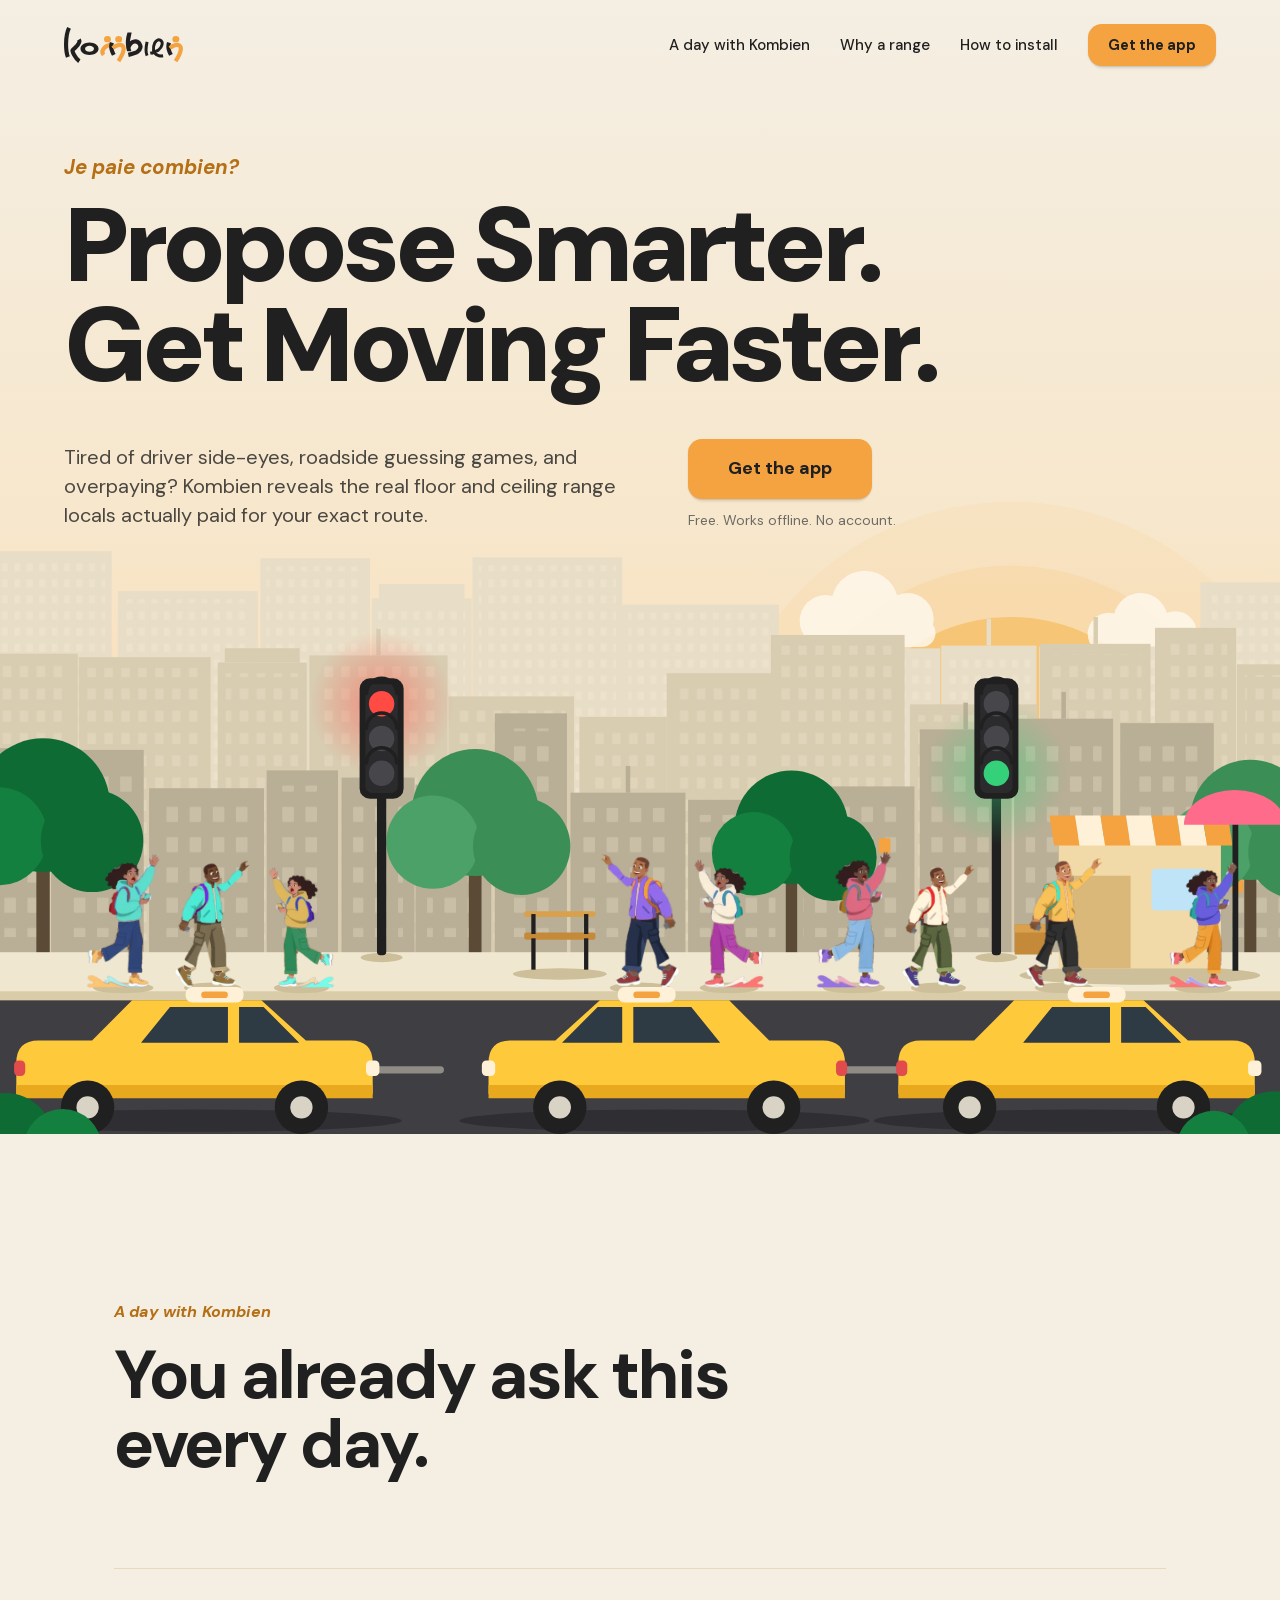
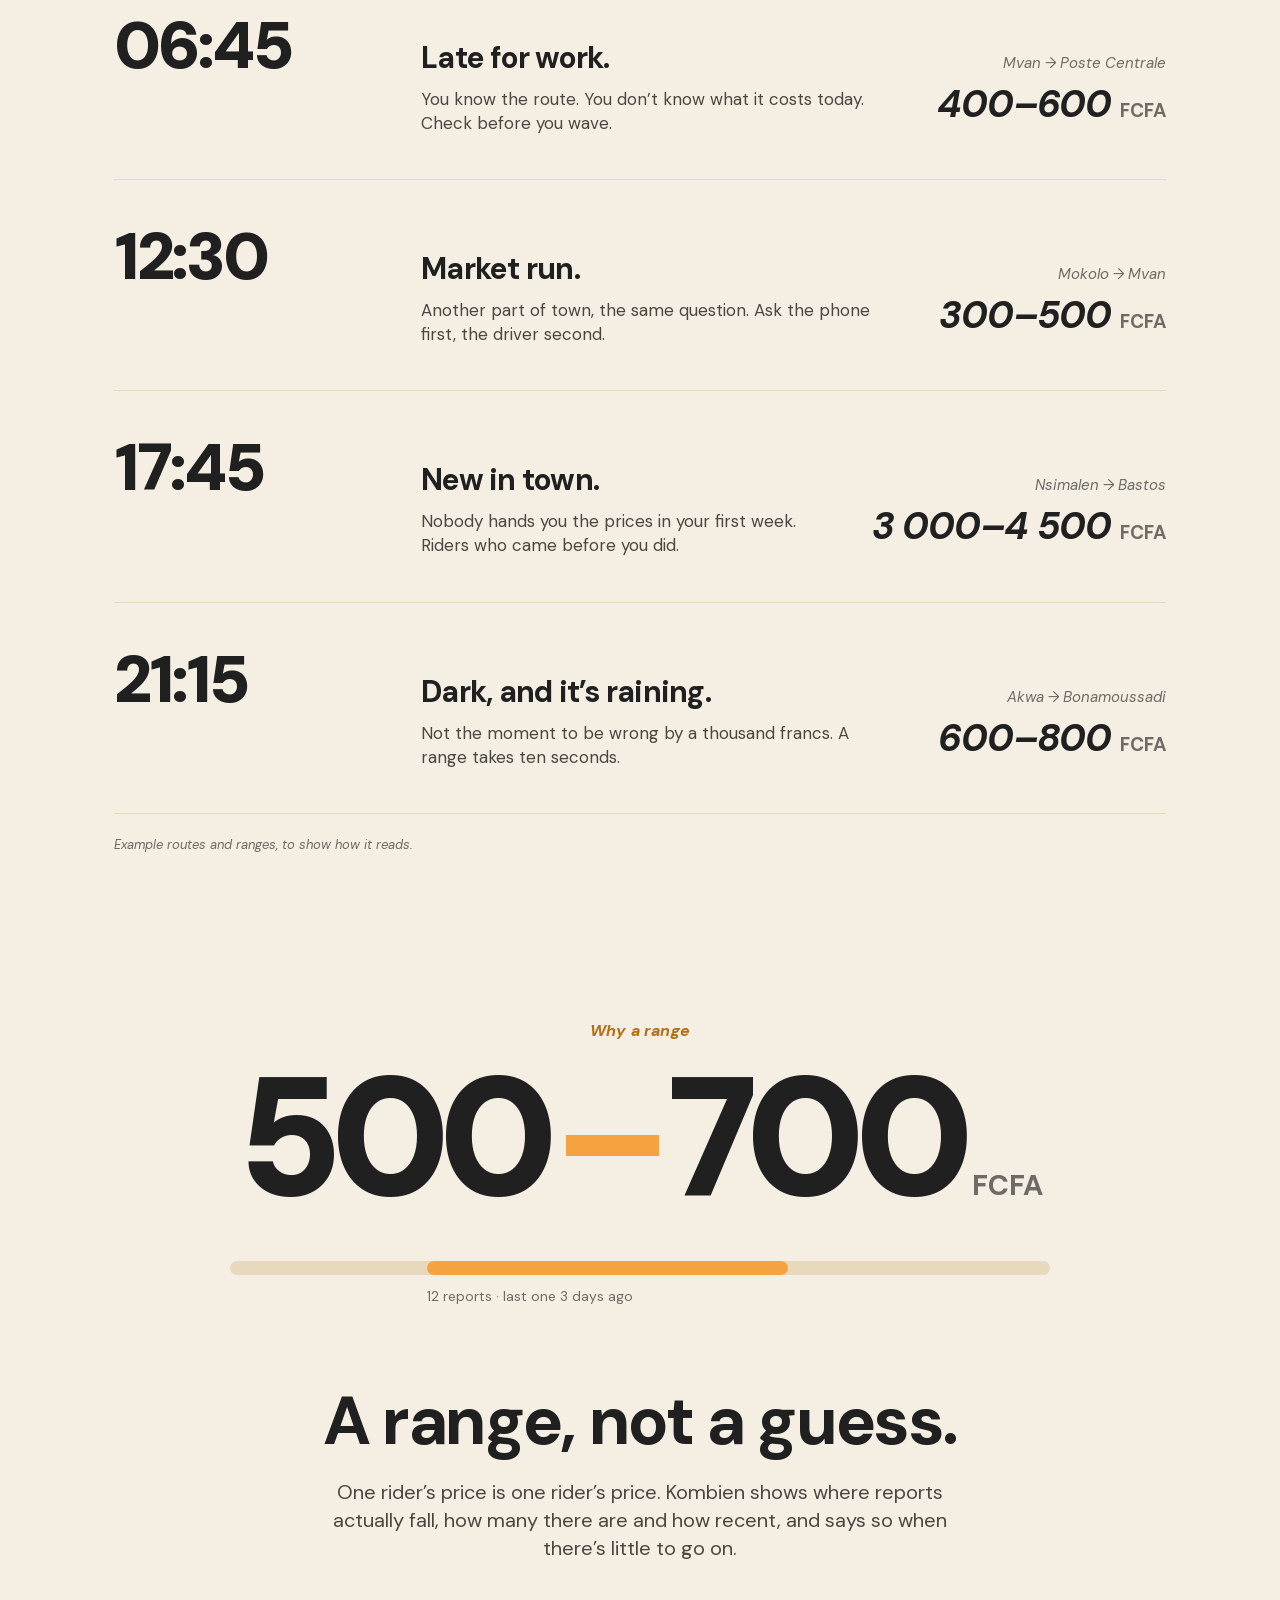
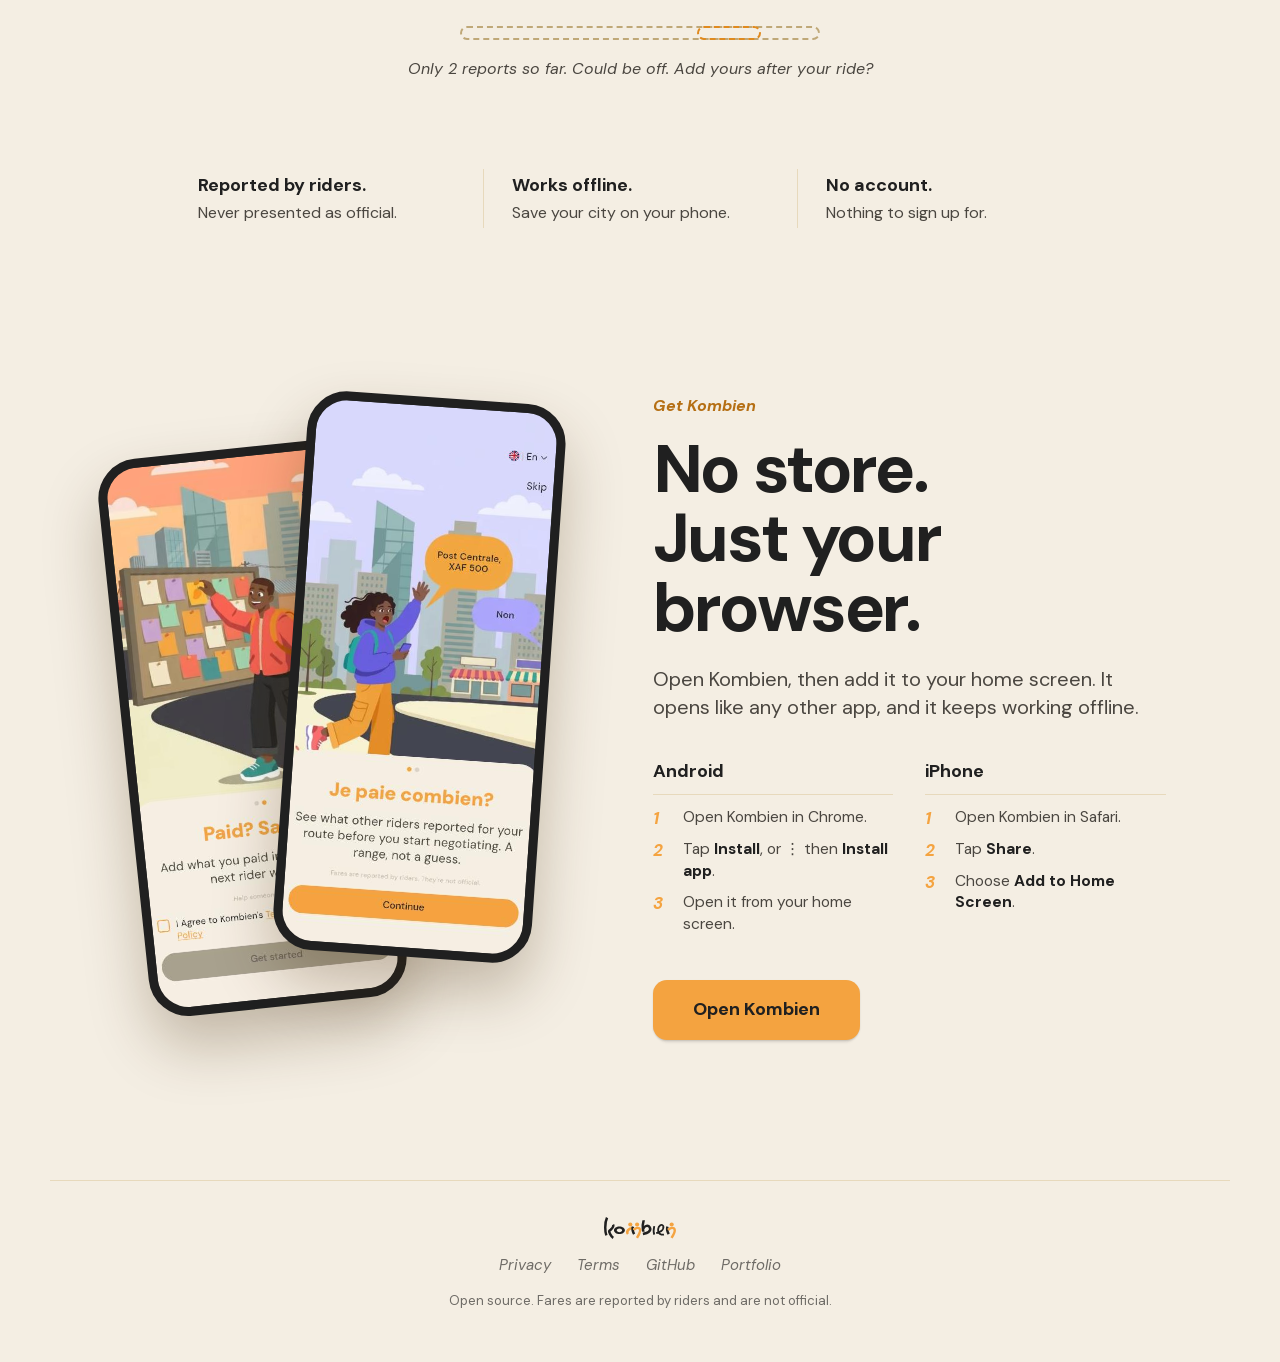
<file: kombien-landing/web/index.html>
<!doctype html>
<html lang="en">
<head>
  <meta charset="utf-8">
  <meta name="viewport" content="width=device-width, initial-scale=1, viewport-fit=cover">
  <title>Kombien: Je paie combien?</title>
  <meta name="description" content="Propose smarter. Get moving faster. Kombien reveals the floor and ceiling range locals actually paid for your exact route. Free, works offline, no account.">
  <meta name="theme-color" content="#F4EEE3">
  <link rel="icon" type="image/png" href="assets/img/favicon.png">
  <link rel="canonical" href="https://egbemichel.tech/kombien/">

  <meta property="og:type" content="website">
  <meta property="og:title" content="Kombien: Je paie combien?">
  <meta property="og:description" content="Propose smarter. Get moving faster. See what locals actually paid for your exact route.">
  <meta property="og:url" content="https://egbemichel.tech/kombien/">
  <meta property="og:image" content="https://egbemichel.tech/kombien/assets/img/share-hero.jpg">
  <meta property="og:image:width" content="1200">
  <meta property="og:image:height" content="630">
  <meta name="twitter:card" content="summary_large_image">
  <meta name="twitter:image" content="https://egbemichel.tech/kombien/assets/img/share-hero.jpg">

  <link rel="preload" href="assets/fonts/DMSans-Black.ttf" as="font" type="font/ttf" crossorigin>
  <link rel="stylesheet" href="style.css">
</head>
<body>

  <!-- Greeting: the same breathing wordmark the app shows while it opens.
       Pure CSS, so it can never get stuck; it fades itself away. -->
  <div class="intro" aria-hidden="true">
    <img src="assets/img/wordmark.svg" alt="" width="203" height="61">
  </div>

  <!-- 1. Hero: the promise, and the roadside it happens on -->
  <header class="hero" id="top">
    <span class="sun" aria-hidden="true"></span>
    <svg class="cloud c1" aria-hidden="true" viewBox="0 0 220 90"><g fill="#FFF8EC"><circle cx="62" cy="58" r="28"/><circle cx="104" cy="40" r="36"/><circle cx="150" cy="56" r="28"/><rect x="40" y="56" width="140" height="30" rx="15"/></g></svg>
    <svg class="cloud c2" aria-hidden="true" viewBox="0 0 220 90"><g fill="#FFF8EC"><circle cx="62" cy="58" r="28"/><circle cx="104" cy="40" r="36"/><circle cx="150" cy="56" r="28"/><rect x="40" y="56" width="140" height="30" rx="15"/></g></svg>

    <div class="topbar">
      <a class="brand" href="./" aria-label="Kombien">
        <img src="assets/img/wordmark.svg" alt="kombien" width="132" height="40">
      </a>
      <nav class="top-nav" aria-label="Page">
        <a class="nav-link" href="#day">A day with Kombien</a>
        <a class="nav-link" href="#range">Why a range</a>
        <a class="nav-link" href="#install">How to install</a>
        <a class="btn btn-small" href="https://kombien.egbemichel.tech/">Get the app</a>
      </nav>
    </div>

    <div class="hero-copy">
      <p class="eyebrow">Je paie combien?</p>
      <h1>
        <span class="l1">Propose Smarter.</span>
        <span class="l2">Get Moving Faster.</span>
      </h1>

      <div class="hero-row">
        <p class="lede">Tired of driver side-eyes, roadside guessing games, and overpaying? Kombien reveals the real floor and ceiling range locals actually paid for your exact route.</p>
        <div class="cta">
          <a class="btn btn-big" href="https://kombien.egbemichel.tech/">Get the app</a>
          <p class="fine">Free. Works offline. No account.</p>
        </div>
      </div>
    </div>

    <div class="roadside" aria-hidden="true">
      <img class="scene" src="assets/img/scene.svg" alt="" width="1440" height="680">
    </div>
  </header>

  <main>

    <!-- 2. A day with Kombien -->
    <section class="day" id="day">
      <p class="kicker">A day with Kombien</p>
      <h2>You already ask this<br>every day.</h2>

      <ol class="moments">
        <li class="moment reveal">
          <time>06:45</time>
          <div class="m-text">
            <h3>Late for work.</h3>
            <p>You know the route. You don’t know what it costs today. Check before you wave.</p>
          </div>
          <div class="m-fare"><span>Mvan → Poste Centrale</span><strong>400–600 <small>FCFA</small></strong></div>
        </li>
        <li class="moment reveal">
          <time>12:30</time>
          <div class="m-text">
            <h3>Market run.</h3>
            <p>Another part of town, the same question. Ask the phone first, the driver second.</p>
          </div>
          <div class="m-fare"><span>Mokolo → Mvan</span><strong>300–500 <small>FCFA</small></strong></div>
        </li>
        <li class="moment reveal">
          <time>17:45</time>
          <div class="m-text">
            <h3>New in town.</h3>
            <p>Nobody hands you the prices in your first week. Riders who came before you did.</p>
          </div>
          <div class="m-fare"><span>Nsimalen → Bastos</span><strong>3 000–4 500 <small>FCFA</small></strong></div>
        </li>
        <li class="moment reveal">
          <time>21:15</time>
          <div class="m-text">
            <h3>Dark, and it’s raining.</h3>
            <p>Not the moment to be wrong by a thousand francs. A range takes ten seconds.</p>
          </div>
          <div class="m-fare"><span>Akwa → Bonamoussadi</span><strong>600–800 <small>FCFA</small></strong></div>
        </li>
      </ol>
      <p class="example">Example routes and ranges, to show how it reads.</p>
    </section>

    <!-- 3. A range, not a guess -->
    <section class="range" id="range">
      <p class="kicker">Why a range</p>
      <p class="big-fare reveal" aria-label="500 to 700 FCFA">500<span>–</span>700<small>FCFA</small></p>
      <div class="rail reveal" aria-hidden="true"><i></i><b>12 reports · last one 3 days ago</b></div>

      <h2>A range, not a guess.</h2>
      <p class="section-lede">One rider’s price is one rider’s price. Kombien shows where reports actually fall, how many there are and how recent, and says so when there’s little to go on.</p>

      <p class="thin reveal"><span class="rail rail-thin" aria-hidden="true"><i></i></span>Only 2 reports so far. Could be off. Add yours after your ride?</p>

      <ul class="facts">
        <li><strong>Reported by riders.</strong> Never presented as official.</li>
        <li><strong>Works offline.</strong> Save your city on your phone.</li>
        <li><strong>No account.</strong> Nothing to sign up for.</li>
      </ul>
    </section>

    <!-- 4. Install -->
    <section class="install" id="install">
      <div class="phones reveal" aria-hidden="true">
        <div class="phone p-back"><img src="assets/img/app-2.jpg" alt="" width="413" height="894"></div>
        <div class="phone p-front"><img src="assets/img/app-1.jpg" alt="" width="413" height="894"></div>
      </div>

      <div class="install-copy">
        <p class="kicker">Get Kombien</p>
        <h2>No store.<br>Just your browser.</h2>
        <p class="section-lede">Open Kombien, then add it to your home screen. It opens like any other app, and it keeps working offline.</p>

        <div class="how-to">
          <div>
            <h3>Android</h3>
            <ol>
              <li>Open Kombien in Chrome.</li>
              <li>Tap <b>Install</b>, or ⋮ then <b>Install app</b>.</li>
              <li>Open it from your home screen.</li>
            </ol>
          </div>
          <div>
            <h3>iPhone</h3>
            <ol>
              <li>Open Kombien in Safari.</li>
              <li>Tap <b>Share</b>.</li>
              <li>Choose <b>Add to Home Screen</b>.</li>
            </ol>
          </div>
        </div>

        <a class="btn btn-big" href="https://kombien.egbemichel.tech/">Open Kombien</a>
      </div>
    </section>

  </main>

  <footer class="foot">
    <img src="assets/img/wordmark.svg" alt="kombien" width="84" height="25">
    <nav>
      <a href="https://kombien.egbemichel.tech/privacy-policy/">Privacy</a>
      <a href="https://kombien.egbemichel.tech/terms-of-use/">Terms</a>
      <a href="https://github.com/Egbemichel/kombien">GitHub</a>
      <a href="https://egbemichel.tech/">Portfolio</a>
    </nav>
    <p>Open source. Fares are reported by riders and are not official.</p>
  </footer>

  <script>
    // Fade rows in as they scroll into view. Without JS (or with reduced motion) everything just shows.
    (function () {
      var items = document.querySelectorAll('.reveal');
      if (!('IntersectionObserver' in window) ||
          window.matchMedia('(prefers-reduced-motion: reduce)').matches) return;
      document.documentElement.classList.add('js');
      var io = new IntersectionObserver(function (entries) {
        entries.forEach(function (e) {
          if (e.isIntersecting) { e.target.classList.add('in'); io.unobserve(e.target); }
        });
      }, { threshold: 0.2 });
      items.forEach(function (el) { io.observe(el); });
    })();
  </script>
</body>
</html>
</file>
<file: kombien-landing/web/style.css>
/* Kombien landing page: the app's own design tokens (app/lib/design/k_tokens.dart,
   k_text.dart) written as CSS, so the page and the app read as one thing. */

@font-face { font-family: "DM Sans"; font-weight: 400; font-style: normal; font-display: swap; src: url("assets/fonts/DMSans-Regular.ttf") format("truetype"); }
@font-face { font-family: "DM Sans"; font-weight: 400; font-style: italic; font-display: swap; src: url("assets/fonts/DMSans-Italic.ttf") format("truetype"); }
@font-face { font-family: "DM Sans"; font-weight: 500; font-style: normal; font-display: swap; src: url("assets/fonts/DMSans-Medium.ttf") format("truetype"); }
@font-face { font-family: "DM Sans"; font-weight: 700; font-style: normal; font-display: swap; src: url("assets/fonts/DMSans-Bold.ttf") format("truetype"); }
@font-face { font-family: "DM Sans"; font-weight: 700; font-style: italic; font-display: swap; src: url("assets/fonts/DMSans-BoldItalic.ttf") format("truetype"); }
@font-face { font-family: "DM Sans"; font-weight: 900; font-style: normal; font-display: swap; src: url("assets/fonts/DMSans-Black.ttf") format("truetype"); }

:root {
  --mango: #F4A340;
  --charcoal: #202020;
  --bg: #F4EEE3;
  --surface: #FFF1D8;
  --surface-border: #FADDA8;
  --divider: #E7D9BC;
  --text-body: #4A4640;
  --muted: #6E6B66;
  --sun: #F6BB5C;

  --r-button: 14px;
  --page: clamp(20px, 5vw, 64px);
  --max: 1180px;
  --section: clamp(96px, 13vw, 176px);
}

*, *::before, *::after { box-sizing: border-box; }
html { scroll-behavior: smooth; -webkit-text-size-adjust: 100%; }
body {
  margin: 0; background: var(--bg); color: var(--charcoal);
  font-family: "DM Sans", system-ui, -apple-system, "Segoe UI", sans-serif;
  font-size: 16px; line-height: 1.4; -webkit-font-smoothing: antialiased; overflow-x: hidden;
}
img { display: block; max-width: 100%; height: auto; }
a { color: inherit; }
h1, h2, h3, p, ul, ol { margin: 0; }
ul, ol { padding: 0; list-style: none; }
a:focus-visible { outline: 2px solid var(--charcoal); outline-offset: 3px; border-radius: 6px; }

.kicker { font-size: 16px; font-style: italic; font-weight: 700; color: #B56F14; letter-spacing: .01em; margin-bottom: 18px; }
h2 { font-size: clamp(36px, 5.6vw, 68px); font-weight: 700; line-height: 1.02; letter-spacing: -0.035em; }
.section-lede { margin-top: 22px; font-size: clamp(17px, 1.8vw, 20px); line-height: 1.4; color: var(--text-body); max-width: 31em; }

.btn {
  display: inline-flex; align-items: center; justify-content: center;
  min-height: 52px; padding: 0 30px; background: var(--mango); color: var(--charcoal);
  border-radius: var(--r-button); font-size: 16px; font-weight: 700; text-decoration: none;
  box-shadow: 0 1px 1.7px rgba(0,0,0,.14), 0 7px 2.6px -4px rgba(0,0,0,.06);
  transition: transform .18s cubic-bezier(.3,1.4,.5,1), box-shadow .18s;
}
.btn:hover { transform: translateY(-2px); box-shadow: 0 8px 18px rgba(107,74,26,.22); }
.btn:active { transform: scale(.98); }
.btn-big { min-height: 60px; padding: 0 40px; font-size: 18px; }

/* ============================================================ 1. hero */
.hero {
  position: relative; overflow: hidden; isolation: isolate;
  display: flex; flex-direction: column;
  min-height: clamp(900px, 100svh, 1100px);
  padding: 0 var(--page);
  /* the one gradient on the page: a calm sky, paper into peach */
  background: linear-gradient(180deg, #F4EEE3 0%, #F7E7CC 46%, #FBD9B0 78%, #FCCF9E 100%);
}

/* header bar: wordmark left, links and the button right */
.topbar { position: relative; z-index: 4; display: flex; align-items: center; justify-content: space-between; max-width: var(--max); width: 100%; margin: 0 auto; padding: 24px 0; }
.brand img { height: 36px; width: auto; }
.top-nav { display: flex; align-items: center; gap: clamp(14px, 2.4vw, 30px); }
.nav-link { font-size: 15px; font-weight: 500; text-decoration: none; color: var(--charcoal); }
.nav-link:hover { text-decoration: underline; text-underline-offset: 5px; }
.btn-small { min-height: 42px; padding: 0 20px; font-size: 14.5px; }

/* the promise: left-aligned and large, with the explanation underneath */
.hero-copy { position: relative; z-index: 3; width: 100%; max-width: var(--max); margin: clamp(36px, 7vh, 88px) auto 0; text-align: left; }
.eyebrow { font-size: clamp(17px, 1.6vw, 21px); font-style: italic; font-weight: 700; color: #B56F14; margin-bottom: 14px; }
h1 { font-weight: 900; line-height: .96; letter-spacing: -0.05em; font-size: clamp(40px, 8.2vw, 118px); }
h1 span { display: block; }

.hero-row { margin-top: clamp(30px, 4.6vh, 52px); display: flex; align-items: flex-end; gap: clamp(28px, 5vw, 72px); flex-wrap: wrap; }
.lede { max-width: 28em; font-size: clamp(17px, 1.6vw, 20px); line-height: 1.45; color: var(--text-body); }
.cta { display: grid; gap: 12px; justify-items: start; }
.fine { font-size: 14px; color: var(--muted); }

/* sun and clouds */
.sun { position: absolute; z-index: 0; width: clamp(220px, 28vw, 420px); aspect-ratio: 1; border-radius: 50%; background: var(--sun); right: 7%; bottom: 14%; opacity: .75; box-shadow: 0 0 0 clamp(26px, 4vw, 60px) rgba(246,187,92,.22), 0 0 0 clamp(60px, 9vw, 130px) rgba(246,187,92,.12); }
.cloud { position: absolute; z-index: 0; opacity: .85; }
.c1 { width: clamp(120px, 16vw, 230px); left: 60%; top: 50%; animation: drift 38s ease-in-out infinite alternate; }
.c2 { width: clamp(100px, 13vw, 190px); right: 4%; top: 52%; animation: drift 46s ease-in-out infinite alternate-reverse; }
@keyframes drift { from { transform: translateX(-18px); } to { transform: translateX(24px); } }

@keyframes bob { 0%,100% { transform: translateY(0) rotate(var(--r)); } 50% { transform: translateY(-11px) rotate(var(--r)); } }

/* the roadside */
.roadside { position: relative; z-index: 1; margin-top: auto; width: 100vw; margin-left: calc(50% - 50vw); height: clamp(300px, 47.2vw, 680px); }
.scene { position: absolute; inset: 0; width: 100%; height: 100%; object-fit: cover; object-position: 50% 100%; }

/* ============================================================ 2. a day */
.day { max-width: var(--max); margin: 0 auto; padding: var(--section) var(--page) 0; }
.moments { margin-top: clamp(48px, 7vw, 88px); border-top: 1px solid var(--divider); }
.moment {
  display: grid; grid-template-columns: clamp(200px, 21vw, 280px) minmax(0, 1fr) auto;
  gap: clamp(16px, 3vw, 48px); align-items: baseline;
  padding: clamp(28px, 3.6vw, 44px) 0; border-bottom: 1px solid var(--divider);
}
.moment time { font-size: clamp(44px, 5.2vw, 72px); font-weight: 900; line-height: 1; letter-spacing: -0.05em; font-variant-numeric: tabular-nums; }
.m-text h3 { font-size: clamp(22px, 2.4vw, 30px); font-weight: 700; letter-spacing: -0.025em; }
.m-text p { margin-top: 8px; font-size: 17px; line-height: 1.42; color: var(--text-body); max-width: 28em; }
.m-fare { text-align: right; }
.m-fare span { display: block; font-size: 15px; font-style: italic; color: var(--muted); }
.m-fare strong { display: block; margin-top: 4px; font-size: clamp(26px, 3vw, 38px); font-weight: 700; font-style: italic; letter-spacing: -0.03em; color: var(--charcoal); white-space: nowrap; }
.m-fare small { font-size: .5em; font-style: normal; letter-spacing: 0; color: var(--muted); }
.moment:hover time { color: var(--mango); }
.example { margin-top: 22px; font-size: 13px; font-style: italic; color: var(--muted); }

/* ============================================================ 3. range */
.range { max-width: var(--max); margin: 0 auto; padding: var(--section) var(--page) 0; text-align: center; }
.big-fare { font-size: clamp(56px, 13.2vw, 188px); font-weight: 900; line-height: .9; letter-spacing: -0.07em; white-space: nowrap; }
.big-fare span { color: var(--mango); margin: 0 .04em; }
.big-fare small { font-size: .17em; font-weight: 700; letter-spacing: 0; color: var(--muted); margin-left: .35em; }
.rail { position: relative; margin: clamp(26px, 4vw, 48px) auto 0; max-width: 820px; height: 14px; border-radius: 99px; background: var(--divider); }
.rail i { position: absolute; top: 0; bottom: 0; left: 24%; width: 44%; border-radius: 99px; background: var(--mango); }
.rail b { position: absolute; left: 24%; top: 26px; font-size: 14px; font-weight: 400; color: var(--muted); white-space: nowrap; }
.range h2 { margin-top: clamp(72px, 9vw, 112px); }
.range .section-lede { margin-left: auto; margin-right: auto; }
.thin { margin: clamp(40px, 5vw, 64px) auto 0; max-width: 520px; font-size: 16px; line-height: 1.4; color: var(--text-body); font-style: italic; }
.rail-thin { display: block; max-width: 360px; height: 14px; margin: 0 auto 18px; background: transparent; border: 2px dashed #BFA878; }
.rail-thin i { left: 66%; width: 18%; background: transparent; border: 2px dashed #E08A1E; top: -2px; bottom: -2px; }
.facts { margin: clamp(56px, 7vw, 88px) auto 0; display: grid; grid-template-columns: repeat(3, 1fr); max-width: 940px; }
.facts li { padding: 4px 28px; font-size: 16px; line-height: 1.4; color: var(--text-body); border-left: 1px solid var(--divider); text-align: left; }
.facts li:first-child { border-left: 0; }
.facts strong { display: block; margin-bottom: 4px; font-size: 18px; color: var(--charcoal); }

/* ============================================================ 4. install */
.install { max-width: var(--max); margin: 0 auto; padding: var(--section) var(--page) clamp(88px, 11vw, 140px); display: grid; grid-template-columns: minmax(0, .9fr) minmax(0, 1fr); gap: clamp(32px, 6vw, 96px); align-items: center; }
.phones { position: relative; height: clamp(440px, 52vw, 640px); }
.phone { position: absolute; width: min(56%, 300px); aspect-ratio: 413 / 894; border: 9px solid #202020; border-radius: 40px; overflow: hidden; background: #202020; box-shadow: 0 30px 60px rgba(66,40,8,.28); }
.phone img { width: 100%; height: 100%; object-fit: cover; }
.p-back { left: 2%; top: 8%; transform: rotate(-6deg); }
.p-front { left: 38%; top: 0; transform: rotate(4deg); z-index: 2; }
.how-to { margin: 38px 0 44px; display: grid; grid-template-columns: 1fr 1fr; gap: 32px; }
.how-to h3 { font-size: 18px; font-weight: 700; padding-bottom: 10px; border-bottom: 1px solid var(--divider); }
.how-to ol { counter-reset: s; margin-top: 12px; display: grid; gap: 10px; }
.how-to li { counter-increment: s; position: relative; padding-left: 30px; font-size: 15.5px; line-height: 1.4; color: var(--text-body); }
.how-to li::before { content: counter(s); position: absolute; left: 0; top: 0; font-weight: 900; font-style: italic; color: var(--mango); font-size: 17px; }
.how-to b { color: var(--charcoal); }

/* ============================================================ footer */
.foot { max-width: var(--max); margin: 0 auto; padding: 36px var(--page) 52px; border-top: 1px solid var(--divider); display: grid; gap: 16px; justify-items: center; text-align: center; }
.foot img { height: 22px; width: auto; }
.foot nav { display: flex; gap: 26px; flex-wrap: wrap; justify-content: center; }
.foot a { font-size: 15px; font-style: italic; color: var(--muted); text-decoration: none; }
.foot a:hover { color: var(--charcoal); text-decoration: underline; }
.foot p { font-size: 13px; color: var(--muted); }

/* ============================================================ reveal */
.js .reveal { opacity: 0; transform: translateY(24px); transition: opacity .7s ease, transform .7s cubic-bezier(.2,.8,.3,1); }
.js .reveal.in { opacity: 1; transform: none; }

/* ============================================================ small screens */
@media (max-width: 880px) {
  .hero { min-height: 0; }
  .nav-link { display: none; }
  .hero-row { flex-direction: column; align-items: flex-start; gap: 26px; }
  .roadside { margin-top: 56px; height: 360px; }
  .sun { right: -14%; bottom: 20%; }
  .c1 { left: 40%; top: 36%; } .c2 { display: none; }
  .moment { grid-template-columns: 1fr; gap: 10px; }
  .moment time { font-size: 54px; }
  .m-fare { text-align: left; margin-top: 4px; }
  .facts { grid-template-columns: 1fr; gap: 22px; }
  .facts li { border-left: 0; padding: 0; text-align: center; }
  .install { grid-template-columns: 1fr; }
  .phones { height: 420px; max-width: 420px; margin: 0 auto; width: 100%; }
  .rail b { left: 50%; transform: translateX(-50%); }
}
@media (max-width: 520px) {
  .brand img { height: 30px; }
  h1 { font-size: 9.2vw; letter-spacing: -0.045em; }
  .how-to { grid-template-columns: 1fr; gap: 24px; }
  .phone { width: 52%; }
  .p-front { left: 40%; }
}
@media (prefers-reduced-motion: reduce) {
  html { scroll-behavior: auto; }
  .cloud { animation: none; }
  .btn { transition: none; }
}

/* ============================================================ intro */
.intro {
  position: fixed; inset: 0; z-index: 100; display: flex;
  align-items: center; justify-content: center; background: var(--bg);
  animation: intro-out 420ms ease-out 1.25s forwards;
}
.intro img { width: 203px; max-width: 60vw; height: auto; animation: breathe 1.6s ease-in-out infinite; }
@keyframes breathe { 50% { opacity: .55; } }
@keyframes intro-out { to { opacity: 0; visibility: hidden; } }
@media (prefers-reduced-motion: reduce) {
  .intro { animation-duration: 1ms; animation-delay: 0s; }
  .intro img { animation: none; }
}
</file>
